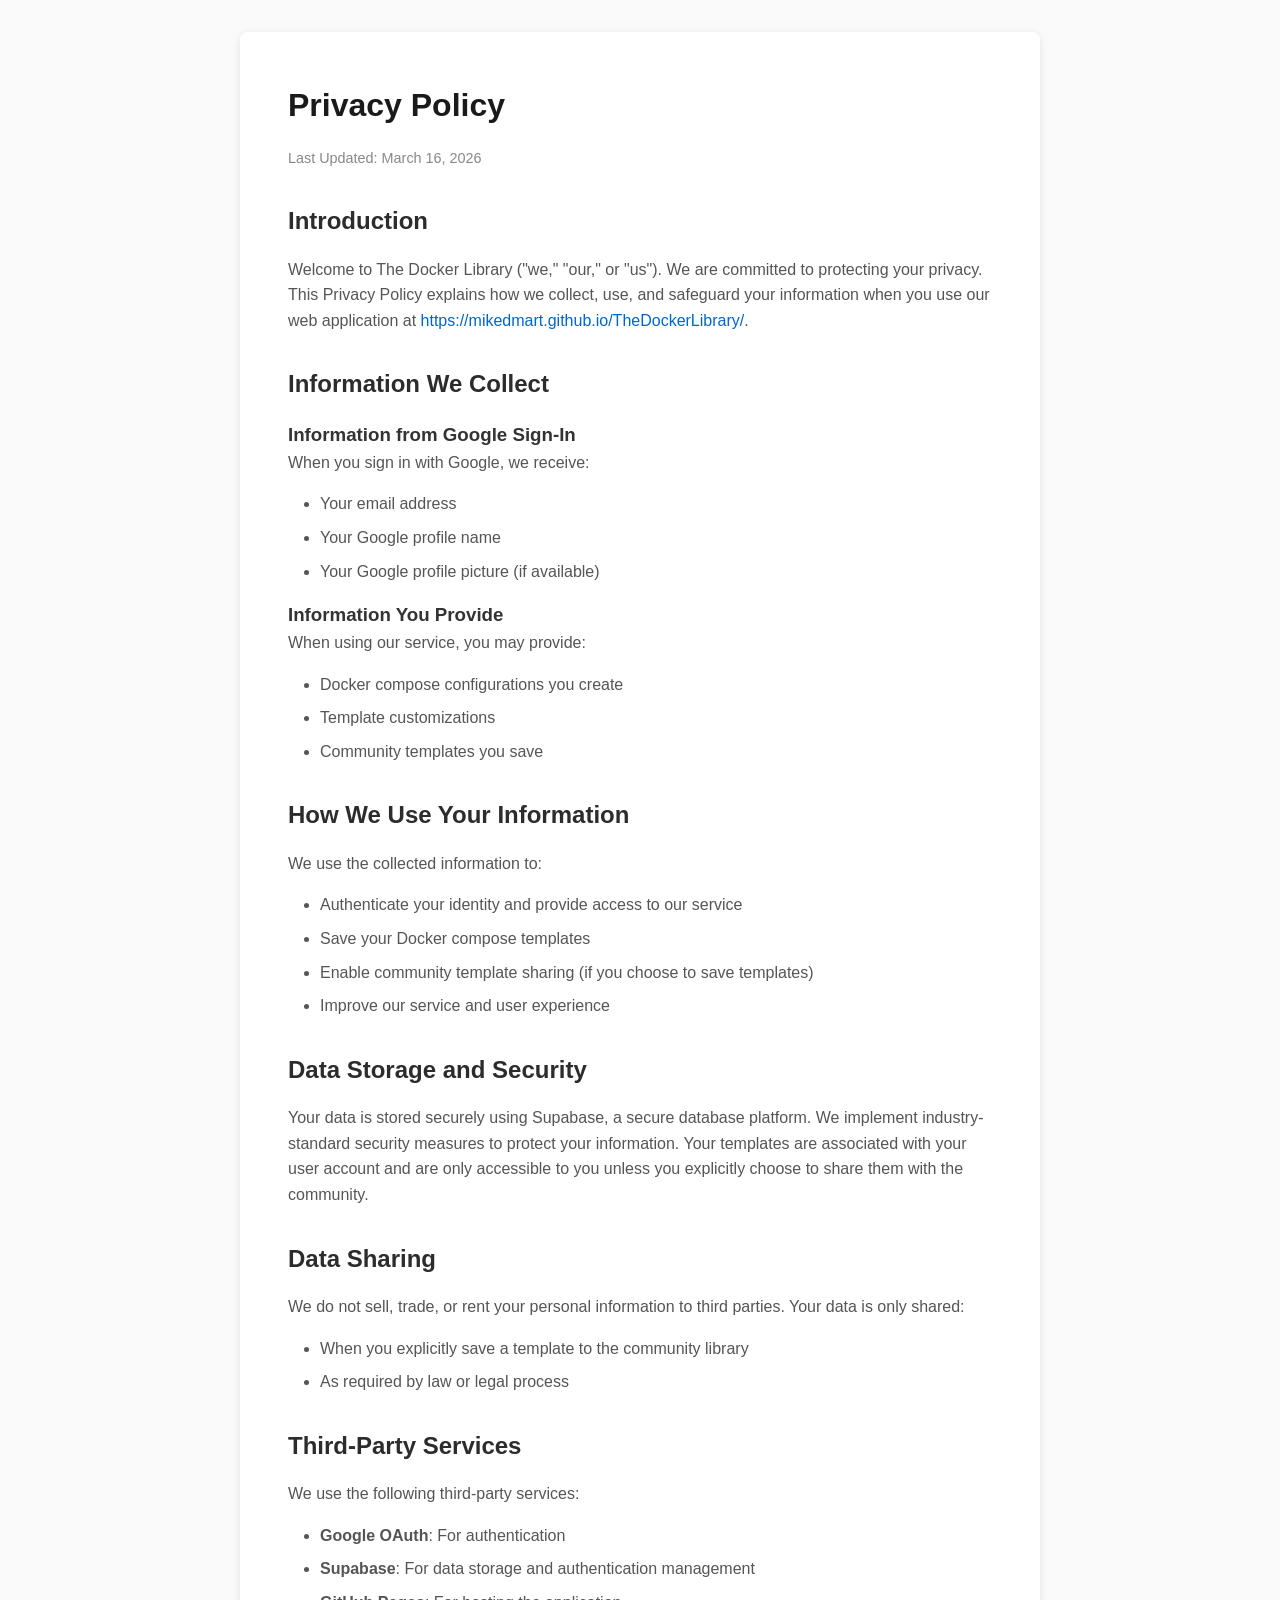
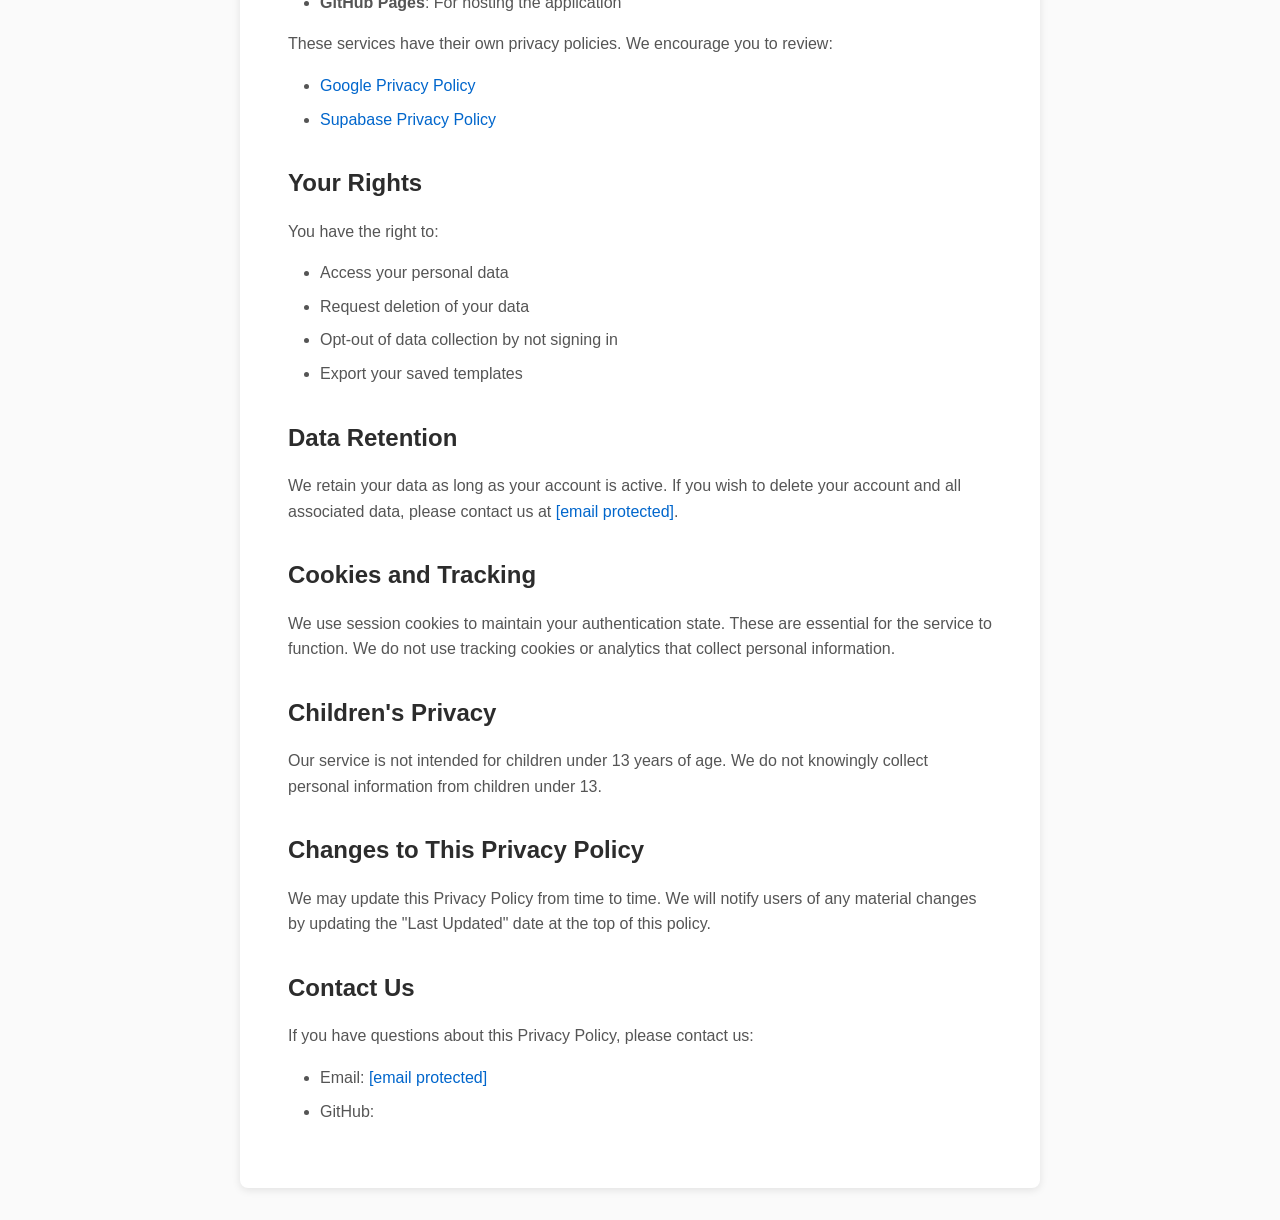
<file: privacy.html>
<!DOCTYPE html>
<html lang="en">
<head>
    <meta charset="UTF-8">
    <meta name="viewport" content="width=device-width, initial-scale=1.0">
    <title>Privacy Policy - The Docker Library</title>
    <style>
        * {
            margin: 0;
            padding: 0;
            box-sizing: border-box;
        }
        
        body {
            font-family: -apple-system, BlinkMacSystemFont, 'Segoe UI', Roboto, sans-serif;
            line-height: 1.6;
            color: #333;
            background: #fafafa;
            padding: 2rem;
        }
        
        .container {
            max-width: 800px;
            margin: 0 auto;
            background: white;
            padding: 3rem;
            border-radius: 8px;
            box-shadow: 0 2px 8px rgba(0,0,0,0.1);
        }
        
        h1 {
            color: #1a1a1a;
            margin-bottom: 1rem;
            font-size: 2rem;
        }
        
        h2 {
            color: #2c2c2c;
            margin-top: 2rem;
            margin-bottom: 1rem;
            font-size: 1.5rem;
        }
        
        p {
            margin-bottom: 1rem;
            color: #555;
        }
        
        ul {
            margin-bottom: 1rem;
            margin-left: 2rem;
        }
        
        li {
            margin-bottom: 0.5rem;
            color: #555;
        }
        
        .updated {
            color: #888;
            font-size: 0.9rem;
            margin-bottom: 2rem;
        }
        
        a {
            color: #0066cc;
            text-decoration: none;
        }
        
        a:hover {
            text-decoration: underline;
        }
    </style>
</head>
<body>
    <div class="container">
        <h1>Privacy Policy</h1>
        <p class="updated">Last Updated: March 16, 2026</p>
        
        <h2>Introduction</h2>
        <p>
            Welcome to The Docker Library ("we," "our," or "us"). We are committed to protecting your privacy. 
            This Privacy Policy explains how we collect, use, and safeguard your information when you use our 
            web application at <a href="https://mikedmart.github.io/TheDockerLibrary/">https://mikedmart.github.io/TheDockerLibrary/</a>.
        </p>
        
        <h2>Information We Collect</h2>
        
        <h3>Information from Google Sign-In</h3>
        <p>When you sign in with Google, we receive:</p>
        <ul>
            <li>Your email address</li>
            <li>Your Google profile name</li>
            <li>Your Google profile picture (if available)</li>
        </ul>
        
        <h3>Information You Provide</h3>
        <p>When using our service, you may provide:</p>
        <ul>
            <li>Docker compose configurations you create</li>
            <li>Template customizations</li>
            <li>Community templates you save</li>
        </ul>
        
        <h2>How We Use Your Information</h2>
        <p>We use the collected information to:</p>
        <ul>
            <li>Authenticate your identity and provide access to our service</li>
            <li>Save your Docker compose templates</li>
            <li>Enable community template sharing (if you choose to save templates)</li>
            <li>Improve our service and user experience</li>
        </ul>
        
        <h2>Data Storage and Security</h2>
        <p>
            Your data is stored securely using Supabase, a secure database platform. We implement industry-standard 
            security measures to protect your information. Your templates are associated with your user account and 
            are only accessible to you unless you explicitly choose to share them with the community.
        </p>
        
        <h2>Data Sharing</h2>
        <p>We do not sell, trade, or rent your personal information to third parties. Your data is only shared:</p>
        <ul>
            <li>When you explicitly save a template to the community library</li>
            <li>As required by law or legal process</li>
        </ul>
        
        <h2>Third-Party Services</h2>
        <p>We use the following third-party services:</p>
        <ul>
            <li><strong>Google OAuth</strong>: For authentication</li>
            <li><strong>Supabase</strong>: For data storage and authentication management</li>
            <li><strong>GitHub Pages</strong>: For hosting the application</li>
        </ul>
        <p>
            These services have their own privacy policies. We encourage you to review:
        </p>
        <ul>
            <li><a href="https://policies.google.com/privacy" target="_blank">Google Privacy Policy</a></li>
            <li><a href="https://supabase.com/privacy" target="_blank">Supabase Privacy Policy</a></li>
        </ul>
        
        <h2>Your Rights</h2>
        <p>You have the right to:</p>
        <ul>
            <li>Access your personal data</li>
            <li>Request deletion of your data</li>
            <li>Opt-out of data collection by not signing in</li>
            <li>Export your saved templates</li>
        </ul>
        
        <h2>Data Retention</h2>
        <p>
            We retain your data as long as your account is active. If you wish to delete your account and all 
            associated data, please contact us at <a href="/cdn-cgi/l/email-protection#f5989c9e90db91db989487819c9b908fccc6b59298949c99db969a98"><span class="__cf_email__" data-cfemail="e5888c8e80cb81cb888497918c8b809fdcd6a58288848c89cb868a88">[email&#160;protected]</span></a>.
        </p>
        
        <h2>Cookies and Tracking</h2>
        <p>
            We use session cookies to maintain your authentication state. These are essential for the service to function. 
            We do not use tracking cookies or analytics that collect personal information.
        </p>
        
        <h2>Children's Privacy</h2>
        <p>
            Our service is not intended for children under 13 years of age. We do not knowingly collect personal 
            information from children under 13.
        </p>
        
        <h2>Changes to This Privacy Policy</h2>
        <p>
            We may update this Privacy Policy from time to time. We will notify users of any material changes by 
            updating the "Last Updated" date at the top of this policy.
        </p>
        
        <h2>Contact Us</h2>
        <p>If you have questions about this Privacy Policy, please contact us:</p>
        <ul>
            <li>Email: <a href="/cdn-cgi/l/email-protection#a4c9cdcfc18ac08ac9c5d6d0cdcac1de9d97e4c3c9c5cdc88ac7cbc9"><span class="__cf_email__" data-cfemail="14797d7f713a703a797566607d7a716e2d27547379757d783a777b79">[email&#160;protected]</span></a></li>
            <li>GitHub: <a href="h
</file>
